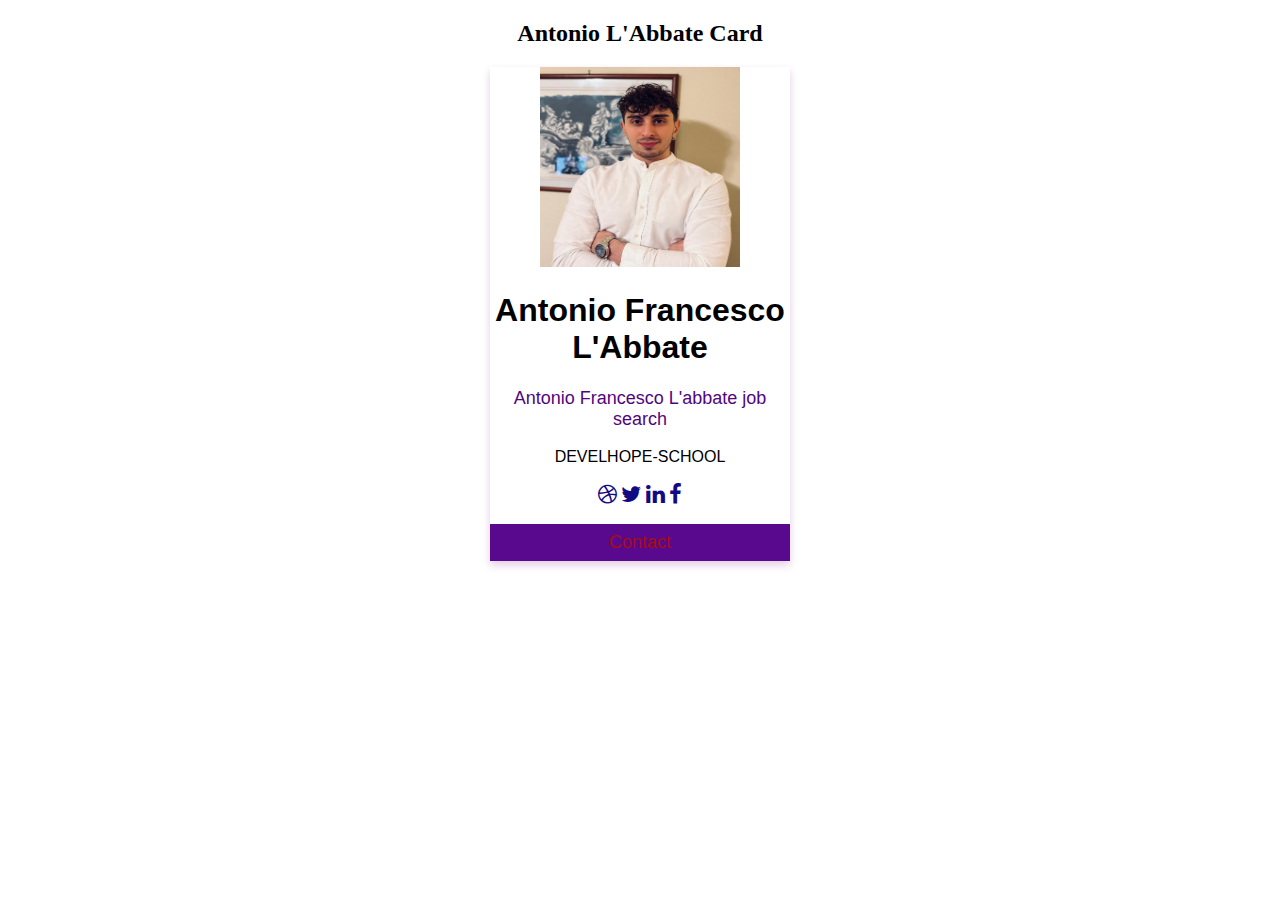
<file: 04 Card/index.html>
<!DOCTYPE html>
<html lang="en">
<head>
    <meta charset="UTF-8">
    <meta http-equiv="X-UA-Compatible" content="IE=edge">
    <meta name="viewport" content="width=device-width, initial-scale=1.0">
    <link rel="stylesheet" href="style.css">
    <title>Document</title>
</head>
<body>
    <link rel="stylesheet" href="https://cdnjs.cloudflare.com/ajax/libs/font-awesome/4.7.0/css/font-awesome.min.css">
    <h2 style="text-align:center">Antonio L'Abbate Card</h2>
<div class="card">
  <img src="Foto CV Anto Fra.jpeg" alt="John" width="200" height="200">
  <h1>Antonio Francesco L'Abbate</h1>
  <p class="title">Antonio Francesco L'abbate job search</p>
  <p>DEVELHOPE-SCHOOL</p>
  <a href="#"><i class="fa fa-dribbble"></i></a>
  <a href="#"><i class="fa fa-twitter"></i></a>
  <a href="#"><i class="fa fa-linkedin"></i></a>
  <a href="#"><i class="fa fa-facebook"></i></a>
  <p><button>Contact</button></p>
</div>
</body>
</html>
</file>
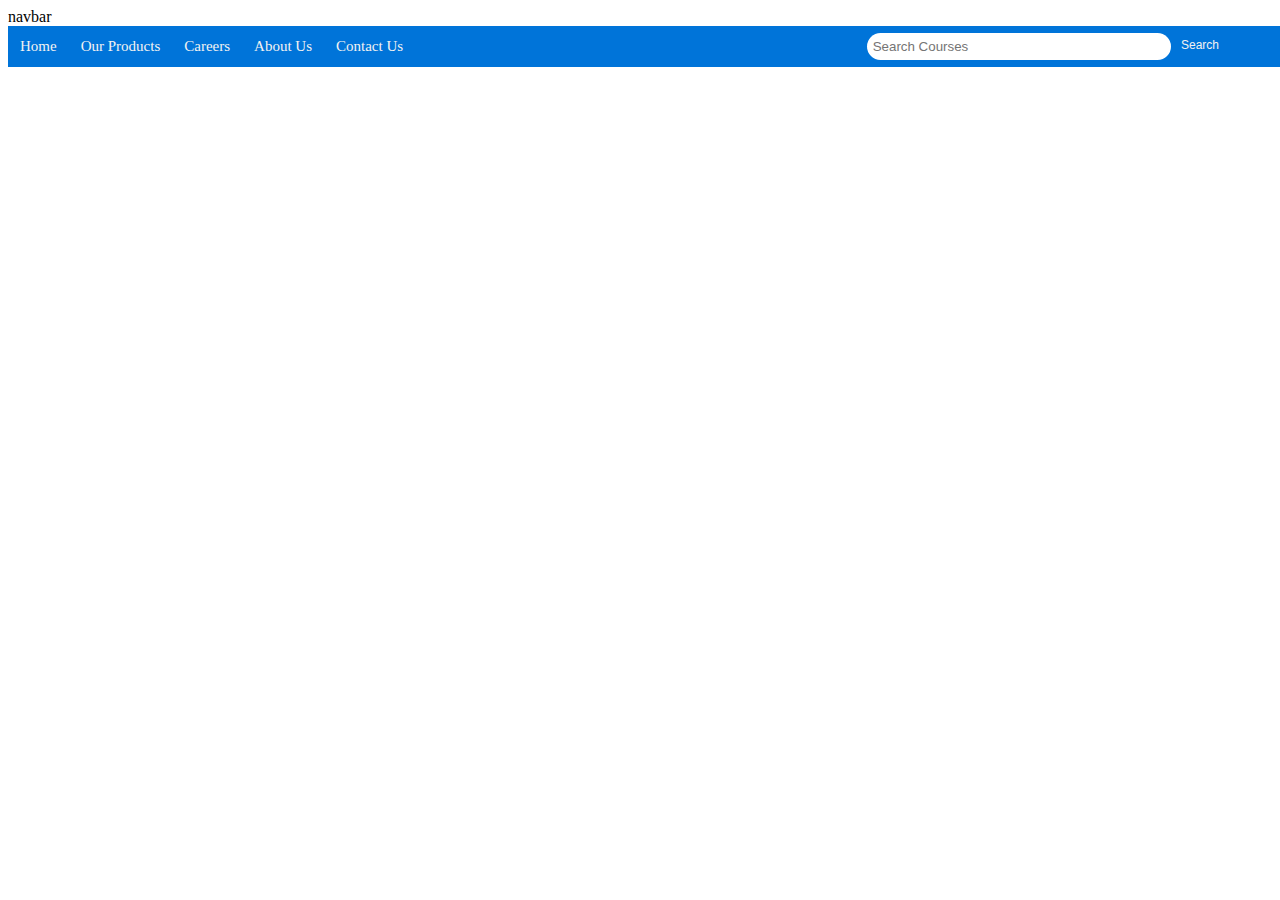
<file: 06 Nav/index.html>
<!DOCTYPE html>
<html lang="en">
<head>
    <meta charset="UTF-8">
    <meta http-equiv="X-UA-Compatible" content="IE=edge">
    <meta name="viewport" content="width=device-width, initial-scale=1.0">
    <title>Document</title>
    <link rel="stylesheet" href="style.css">
</head>
<body>
    <span>navbar</span>
    <div id="navlist">
        <a href="#">Home</a>
        <a href="#">Our Products</a>
        <a href="#">Careers</a>
        <a href="#">About Us</a>
        <a href="#">Contact Us</a>
         
        <!-- search bar right align -->
        <div class="search">
            <form action="#">
                <input type="text"
                    placeholder=" Search Courses"
                    name="search">
                <button>
                    <i class="fa fa-search"
                        style="font-size: 18px;">
                    </i>
                </button>
                <button type="button">Search</button>
                

            </form>
        </div>
    </div>
    <div class="hamburger">
        <div></div>
        <div></div>
        <div></div>

     </div>
</body>
</html>
</file>
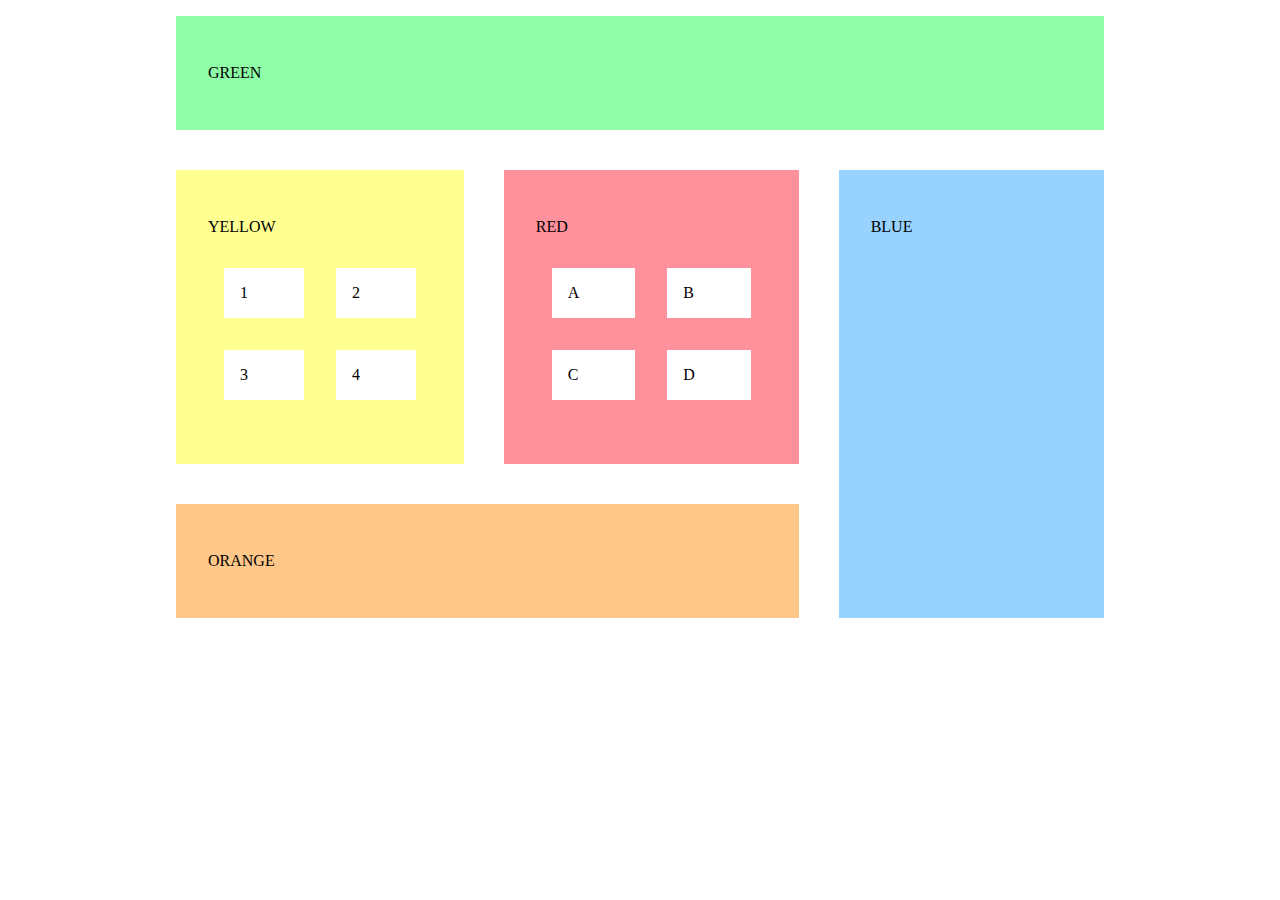
<file: Exercise-7/index.html>
<!DOCTYPE html>
<html lang="en">

<head>
  <meta charset="UTF-8">
  <meta http-equiv="X-UA-Compatible" content="IE=edge">
  <meta name="viewport" content="width=device-width, initial-scale=1.0">
  <title>Blocks</title>
  <link rel="stylesheet" href="start.css">
  <link rel="stylesheet" href="style.css">
</head>

<body>
  <div class="container">
  <section id="green" >
    <p>GREEN</p>
  </section>
  <section id="yellow" >
    <p>YELLOW</p>
    <ul>
      <li>1</li>
      <li>2</li>
      <li>3</li>
      <li>4</li>
    </ul>
  </section>
  <section id="orange" >
    <p>ORANGE</p>
  </section>
  <section id="red" >
    <p>RED</p>
    <ul>
      <li>A</li>
      <li>B</li>
      <li>C</li>
      <li>D</li>
    </ul>
  </section>
  <section id="blue" >
    <p>BLUE</p>
  </section>
</div>
</body>

</html>
</file>
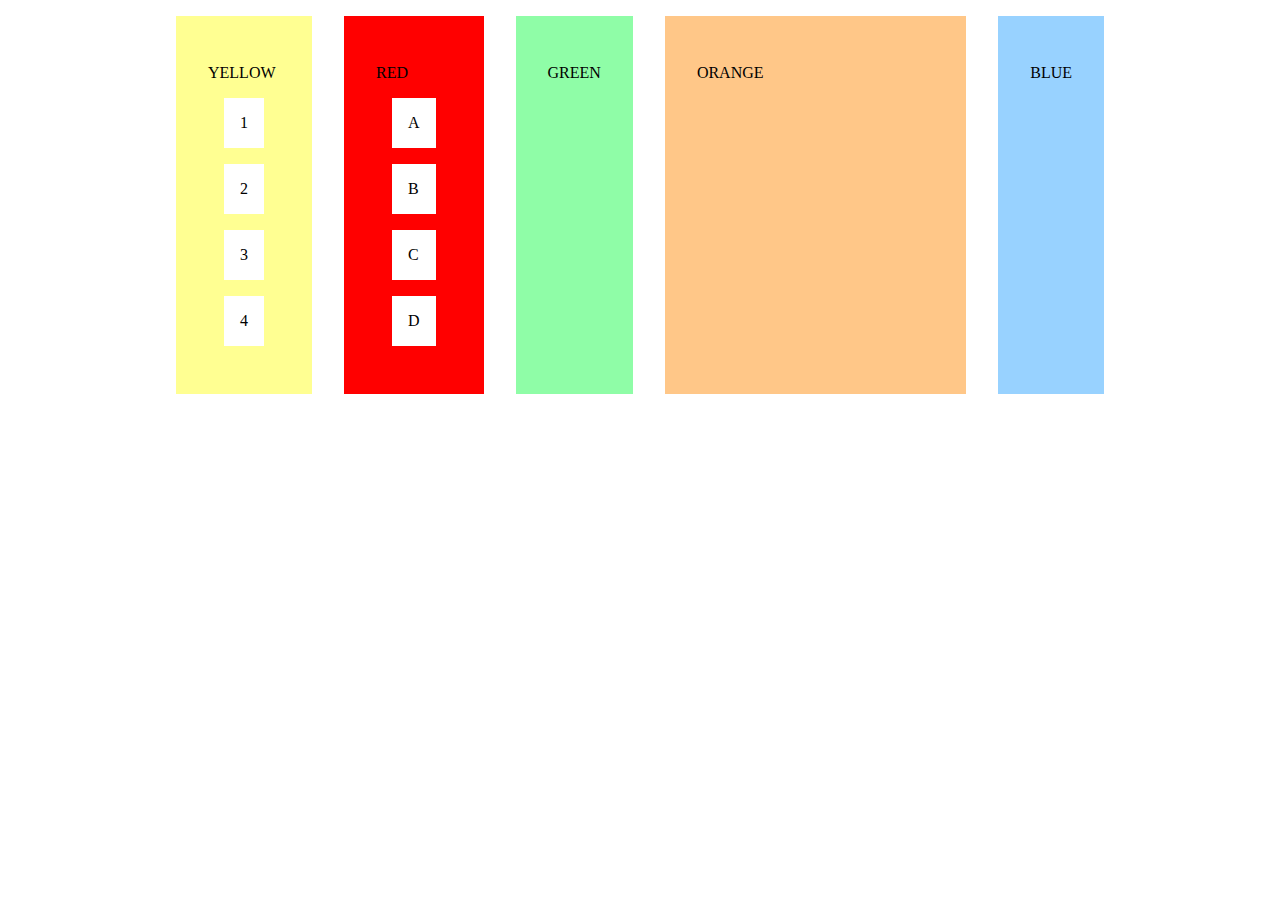
<file: Exercise-8/index.html>
<!DOCTYPE html>
<html lang="en">

<head>
  <meta charset="UTF-8">
  <meta http-equiv="X-UA-Compatible" content="IE=edge">
  <meta name="viewport" content="width=device-width, initial-scale=1.0">
  <title>Blocks</title>
  <link rel="stylesheet" href="start.css">
  <link rel="stylesheet" href="style.css">
</head>

<body>
  <section id="green">
    <p>GREEN</p>
  </section>
  <section id="yellow">
    <p>YELLOW</p>
    <ul>
      <li>1</li>
      <li>2</li>
      <li>3</li>
      <li>4</li>
    </ul>
  </section>
  <section id="orange">
    <p>ORANGE</p>
  </section>
  <section id="red">
    <p>RED</p>
    <ul>
      <li>A</li>
      <li>B</li>
      <li>C</li>
      <li>D</li>
    </ul>
  </section>
  <section id="blue">
    <p>BLUE</p>
  </section>
</body>

</html>
</file>
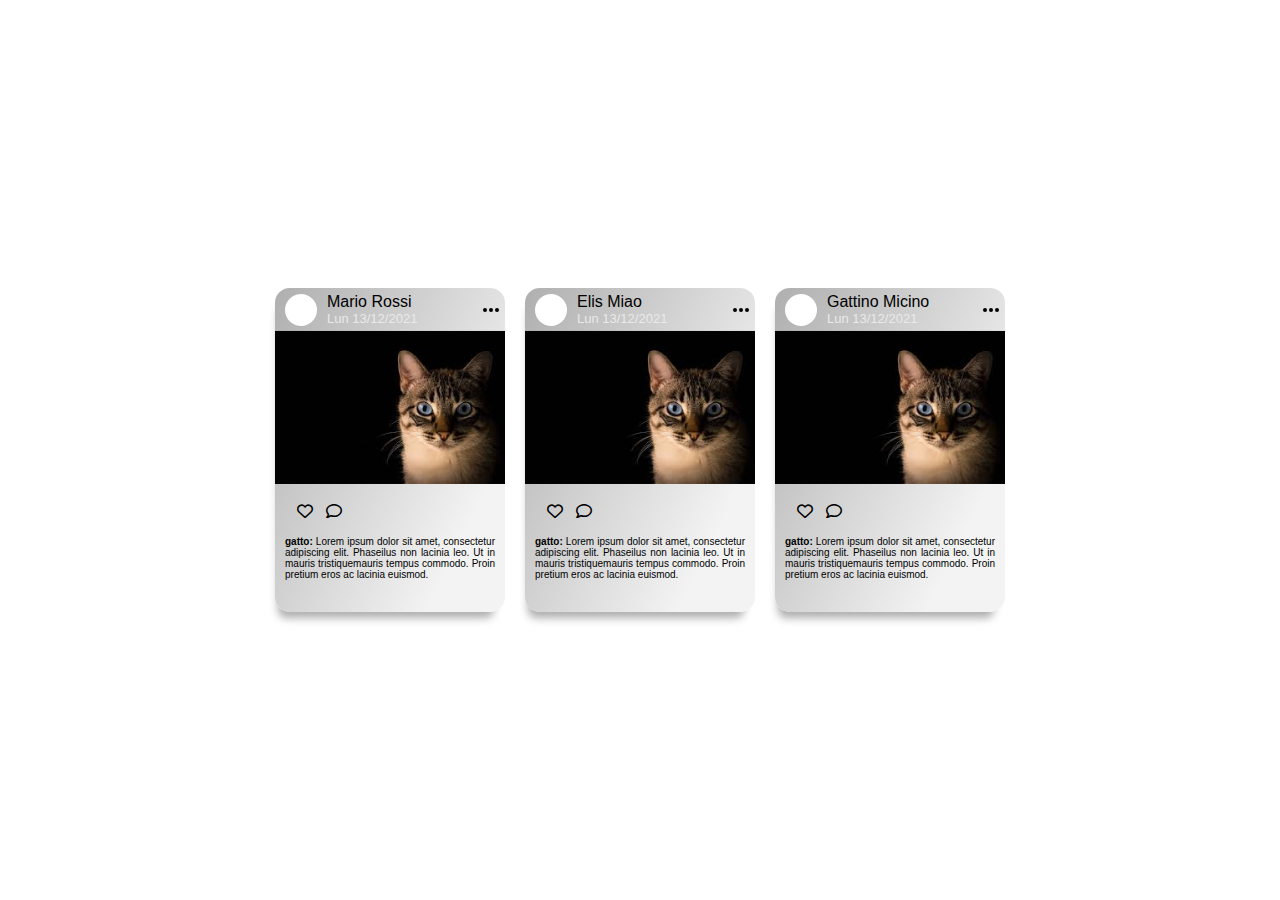
<file: Exercise-9/index.html>
<!DOCTYPE html>
<html lang="en">

<head>
    <meta charset="UTF-8">
    <meta http-equiv="X-UA-Compatible" content="IE=edge">
    <meta name="viewport" content="width=device-width, initial-scale=1.0">
    <title>Document</title>
    <link rel="stylesheet" href="style.css">
    <link rel="stylesheet" href="https://cdnjs.cloudflare.com/ajax/libs/font-awesome/6.3.0/css/all.min.css" />
</head>

<body>
    <div class="main">
        <section class="grid">
    <!--card 1-->
    
            <div class="card__container">
                <div class="card">
    
                    <div class="card__top">
                        <div class="user__image">
    
                        </div>
                        <div class="name__data">
                            <p class="username">Mario Rossi</p>
                            <p class="data">Lun 13/12/2021</p>
                        </div>
                        <div class="menù">
                            <div></div>
                            <div></div>
                            <div></div>
                        </div>
                    </div>
    
                    <div class="image">
                        <img src="gattoo..jpg" alt="Mario Rossi cat's">
                    </div>
    
                    <div class="card__bottom">
                        <div class="reactions__icons">
                            <div class="like"><i class="fa-regular fa-heart"></i> </div>
                            <div class="comment"> <i class="fa-regular fa-comment"></i></div>
                        </div>
                        <div class="caption">
                            <p><b>gatto:</b> Lorem ipsum dolor sit amet, consectetur
                            adipiscing elit. Phaseilus non lacinia leo. Ut in mauris tristiquemauris tempus commodo.
                        Proin pretium eros ac lacinia euismod.</p>
                        </div>
                    </div>
    
                </div>
            </div>
    <!--card 2-->
            <div class="card__container"> 
                <div class="card">
    
                    <div class="card__top">
                        <div class="user__image">
    
                        </div>
                        <div class="name__data">
                            <p class="username">Elis Miao</p>
                            <p class="data">Lun 13/12/2021</p>
                        </div>
                        <div class="menù">
                            <div></div>
                            <div></div>
                            <div></div>
                        </div>
                    </div>
    
                    <div class="image">
                        <img src="gattoo..jpg" alt="Mario Rossi cat's">
                    </div>
    
                    <div class="card__bottom">
                        <div class="reactions__icons">
                            <div class="like"><i class="fa-regular fa-heart"></i> </div>
                            <div class="comment"> <i class="fa-regular fa-comment"></i></div>
                        </div>
                        <div class="caption">
                            <p><b>gatto:</b> Lorem ipsum dolor sit amet, consectetur
                            adipiscing elit. Phaseilus non lacinia leo. Ut in mauris tristiquemauris tempus commodo.
                        Proin pretium eros ac lacinia euismod.</p>
                        </div>
                    </div>
    
                </div>
            </div>
    <!-- card 3-->
            <div class="card__container">
                <div class="card">
    
                    <div class="card__top">
                        <div class="user__image">
    
                        </div>
                        <div class="name__data">
                            <p class="username">Gattino Micino</p>
                            <p class="data">Lun 13/12/2021</p>
                        </div>
                        <div class="menù">
                            <div></div>
                            <div></div>
                            <div></div>
                        </div>
                    </div>
    
                    <div class="image">
                        <img src="gattoo..jpg" alt="Mario Rossi cat's">
                    </div>
    
                    <div class="card__bottom">
                        <div class="reactions__icons">
                            <div class="like"><i class="fa-regular fa-heart"></i> </div>
                            <div class="comment"> <i class="fa-regular fa-comment"></i></div>
                        </div>
                        <div class="caption">
                            <p><b>gatto:</b> Lorem ipsum dolor sit amet, consectetur
                            adipiscing elit. Phaseilus non lacinia leo. Ut in mauris tristiquemauris tempus commodo.
                        Proin pretium eros ac lacinia euismod.</p>
                        </div>
                    </div>
    
                </div>
            </div>
    
    </section>
    </div>

        
   
</body>

</html>
</file>
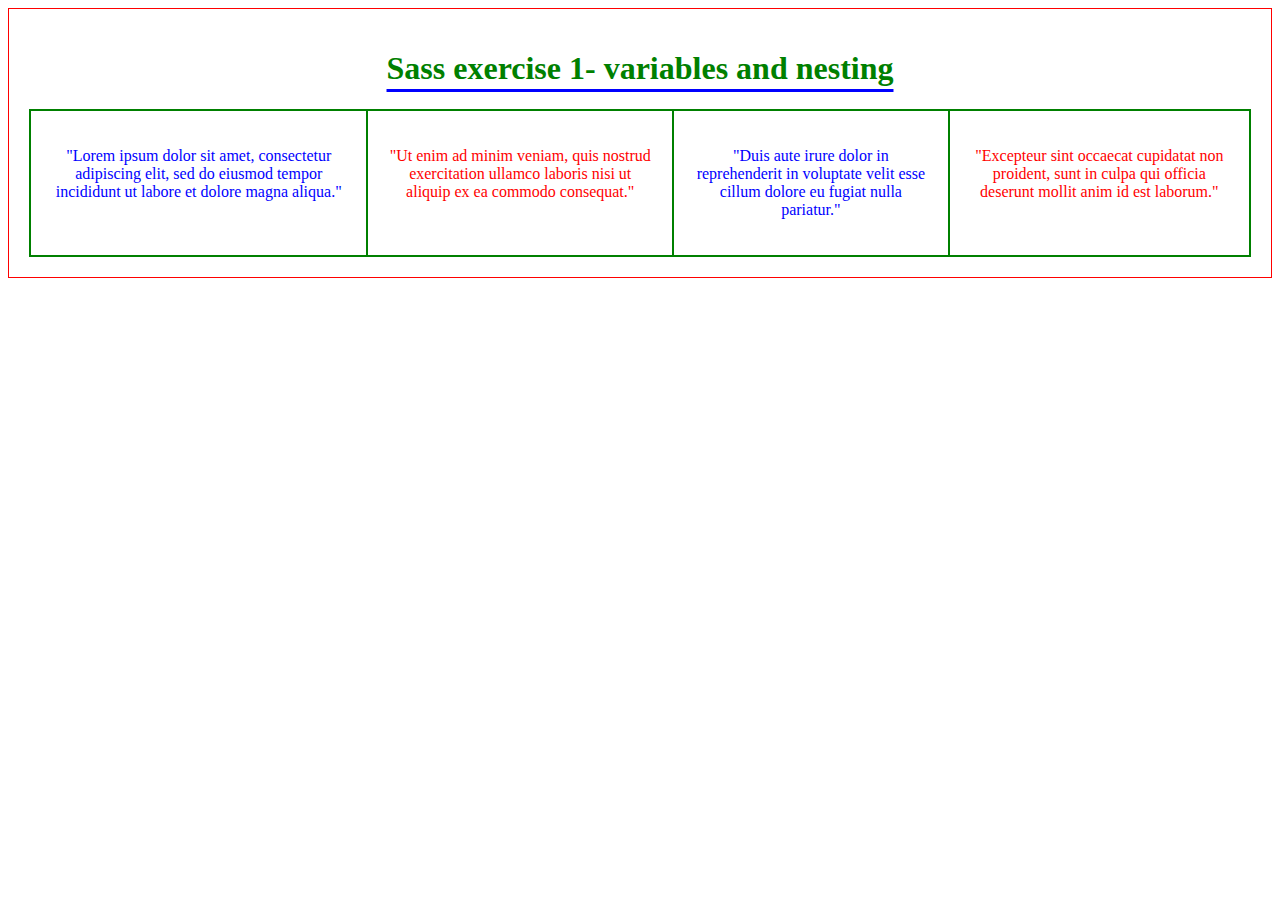
<file: sass_exercise_1-variables_nesting/index.html>
<!DOCTYPE html>
<html>
    <head>
        <title>Sass exercise 1- variables and nesting</title>
        <link rel="stylesheet" href="./style.css">
    </head>
    <body>
        <div class="exercise-container">
            <h1 class="exercise-title">Sass exercise 1- variables and nesting</h1>
            <section class="exercise">
                <article>
                    <p>"Lorem ipsum dolor sit amet, consectetur adipiscing elit, sed do eiusmod tempor incididunt ut labore et dolore magna aliqua."</p>
                </article>
                <article>
                    <p>"Ut enim ad minim veniam, quis nostrud exercitation ullamco laboris nisi ut aliquip ex ea commodo consequat."</p>
                </article> 
                <article>
                    <p>"Duis aute irure dolor in reprehenderit in voluptate velit esse cillum dolore eu fugiat nulla pariatur."</p>
                </article> 
                <article>
                    <p>"Excepteur sint occaecat cupidatat non proident, sunt in culpa qui officia deserunt mollit anim id est laborum."</p>
                </article>
            </section>
        </div>
    </body>
</html>
</file>
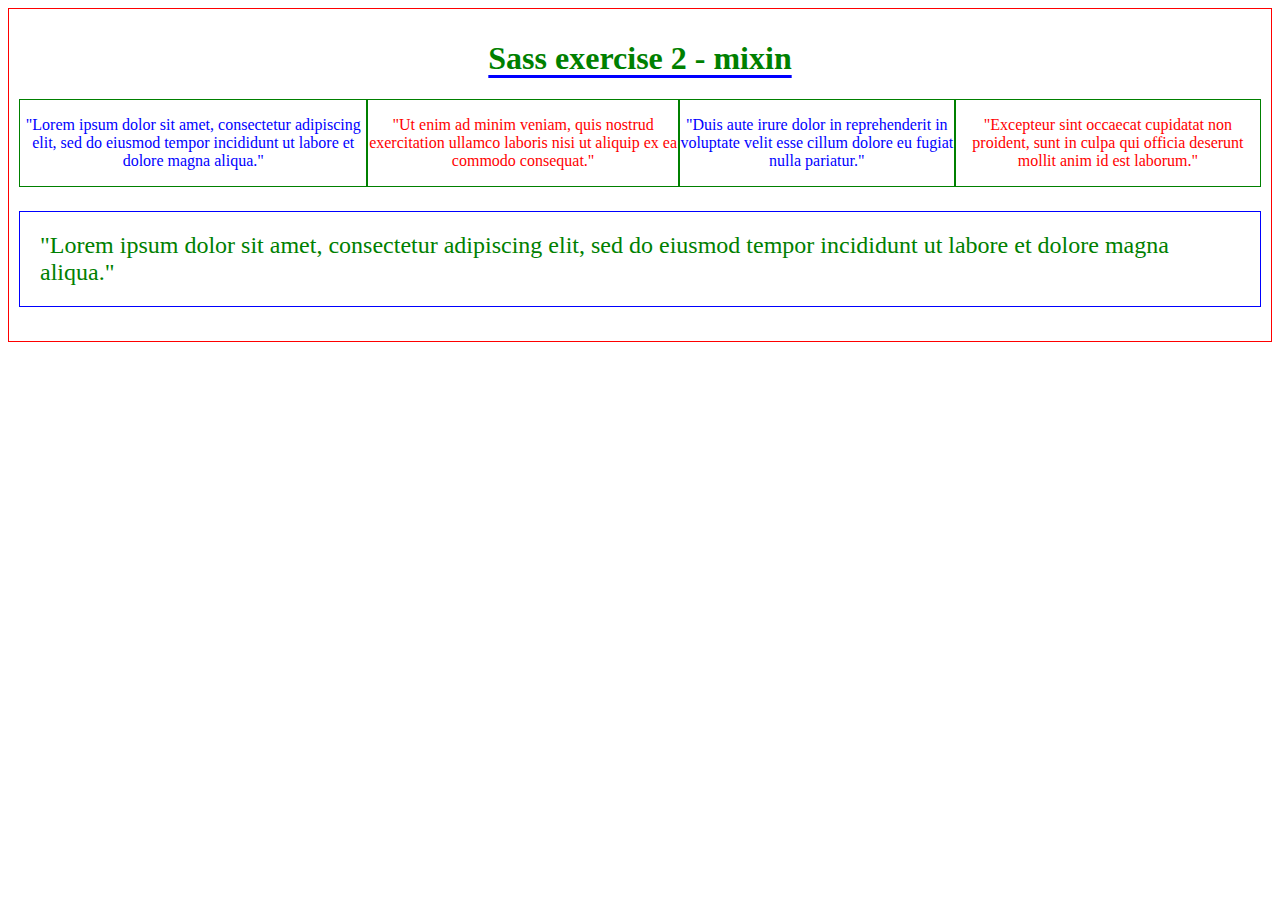
<file: sass_exercise_2-mixin/index.html>
<!DOCTYPE html>
<html>
    <head>
        <title>Sass exercise 2 - mixin</title>
        <link rel="stylesheet" href="./style.css">
    </head>
    <body>
        <div class="exercise-container">
            <h1 class="exercise-title">Sass exercise 2 - mixin</h1>
            <section class="exercise">
                <article>
                    <p>"Lorem ipsum dolor sit amet, consectetur adipiscing elit, sed do eiusmod tempor incididunt ut labore et dolore magna aliqua."</p>
                </article>
                <article>
                    <p>"Ut enim ad minim veniam, quis nostrud exercitation ullamco laboris nisi ut aliquip ex ea commodo consequat."</p>
                </article> 
                <article>
                    <p>"Duis aute irure dolor in reprehenderit in voluptate velit esse cillum dolore eu fugiat nulla pariatur."</p>
                </article> 
                <article>
                    <p>"Excepteur sint occaecat cupidatat non proident, sunt in culpa qui officia deserunt mollit anim id est laborum."</p>
                </article>
            </section>
            <section class="footer">
                <article>
                    <p>"Lorem ipsum dolor sit amet, consectetur adipiscing elit, sed do eiusmod tempor incididunt ut labore et dolore magna aliqua."</p>
                </article>
            </section>
        </div>
    </body>
</html>
</file>
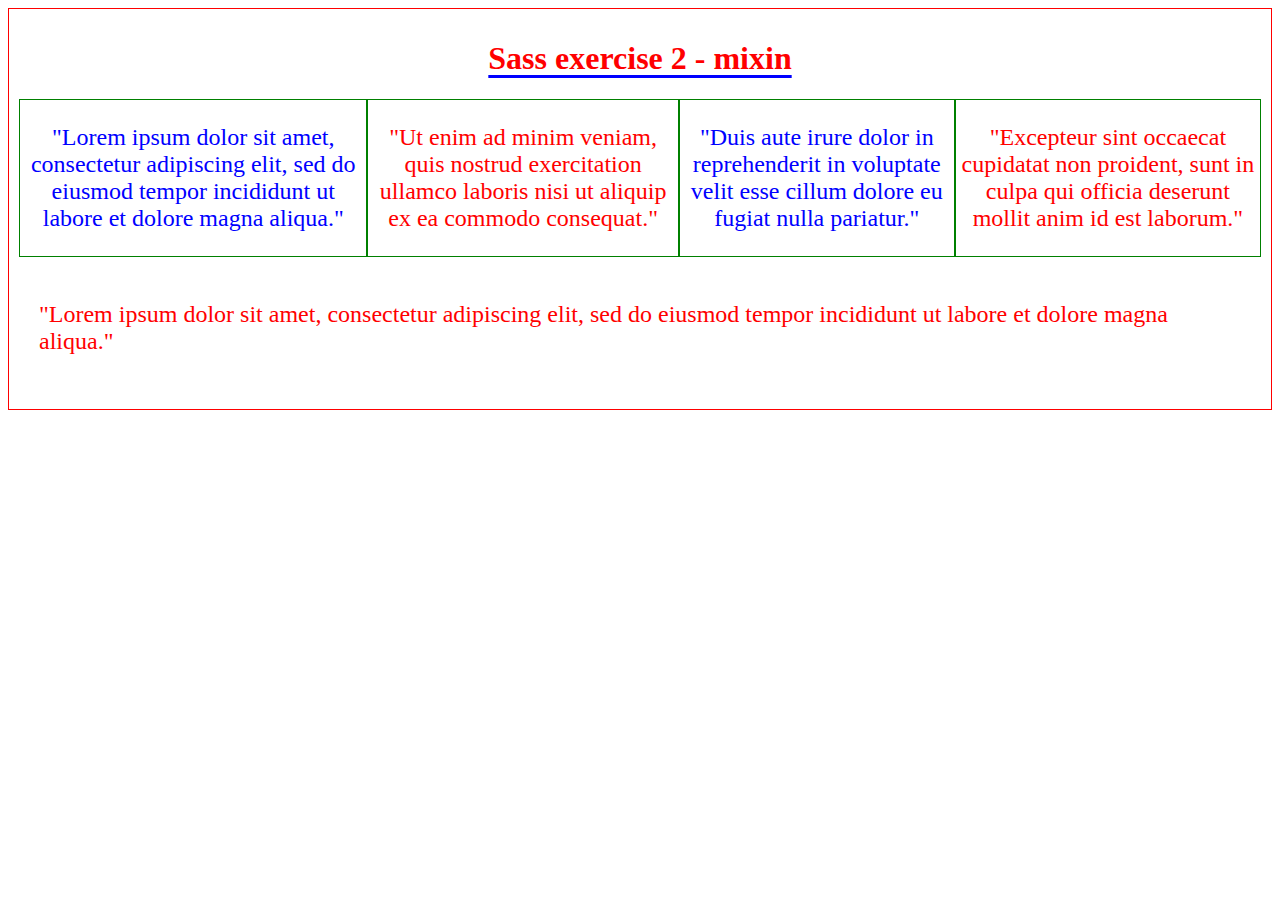
<file: sass_exercise_3-functions_modules/index.html>
<!DOCTYPE html>
<html>

<head>
    <title>Sass exercise 3 - functions and modules</title>
    <link rel="stylesheet" href="./style.css">
</head>

<body>
    <div class="exercise-container">
        <h1 class="exercise-title">Sass exercise 2 - mixin</h1>
        <section class="exercise">
            <article>
                <p>"Lorem ipsum dolor sit amet, consectetur adipiscing elit, sed do eiusmod tempor incididunt ut labore
                    et dolore magna aliqua."</p>
            </article>
            <article>
                <p>"Ut enim ad minim veniam, quis nostrud exercitation ullamco laboris nisi ut aliquip ex ea commodo
                    consequat."</p>
            </article>
            <article>
                <p>"Duis aute irure dolor in reprehenderit in voluptate velit esse cillum dolore eu fugiat nulla
                    pariatur."</p>
            </article>
            <article>
                <p>"Excepteur sint occaecat cupidatat non proident, sunt in culpa qui officia deserunt mollit anim id
                    est laborum."</p>
            </article>
        </section>
        <section class="footer">
            <article>
                <p>"Lorem ipsum dolor sit amet, consectetur adipiscing elit, sed do eiusmod tempor incididunt ut labore
                    et dolore magna aliqua."</p>
            </article>
        </section>
    </div>
</body>

</html>
</file>
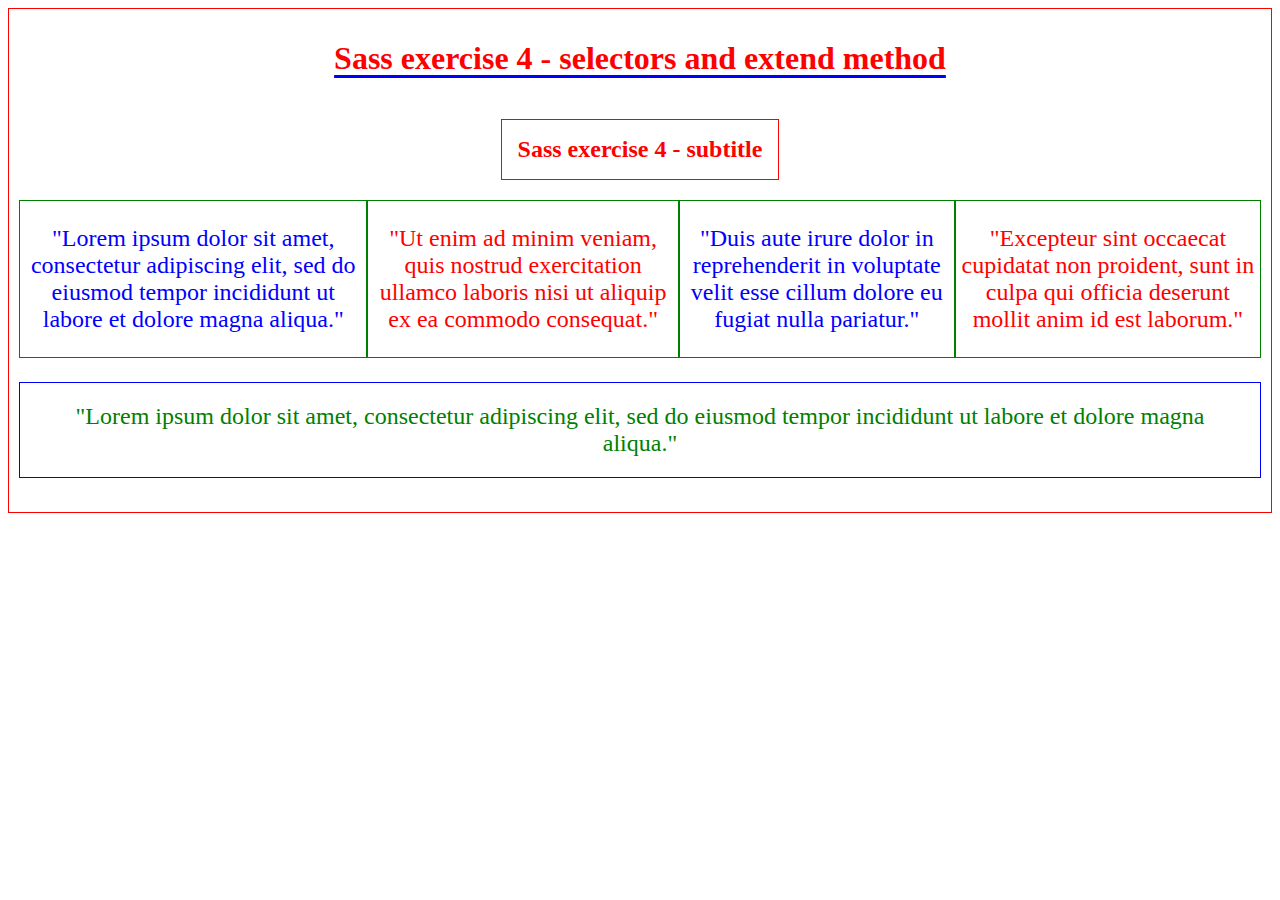
<file: sass_exercise_4-selectors_extend/index.html>
<!DOCTYPE html>
<html>
    <head>
        <title>Sass exercise 4 - selectors and extend method</title>
        <link rel="stylesheet" href="style.css">
    </head>
    <body>
        <div class="exercise-container">
            <div class="exercise-container-title">
                <h1>Sass exercise 4 - selectors and extend method</h1>
                <h2>Sass exercise 4 - subtitle</h2>
            </div>
            <section class="exercise">
                <article>
                    <p>"Lorem ipsum dolor sit amet, consectetur adipiscing elit, sed do eiusmod tempor incididunt ut labore et dolore magna aliqua."</p>
                </article>
                <article>
                    <p>"Ut enim ad minim veniam, quis nostrud exercitation ullamco laboris nisi ut aliquip ex ea commodo consequat."</p>
                </article> 
                <article>
                    <p>"Duis aute irure dolor in reprehenderit in voluptate velit esse cillum dolore eu fugiat nulla pariatur."</p>
                </article> 
                <article>
                    <p>"Excepteur sint occaecat cupidatat non proident, sunt in culpa qui officia deserunt mollit anim id est laborum."</p>
                </article>
            </section>
            <section class="exercise-footer">
                <article>
                    <p>"Lorem ipsum dolor sit amet, consectetur adipiscing elit, sed do eiusmod tempor incididunt ut labore et dolore magna aliqua."</p>
                </article>
            </section>
        </div>
    </body>

</html>
</file>
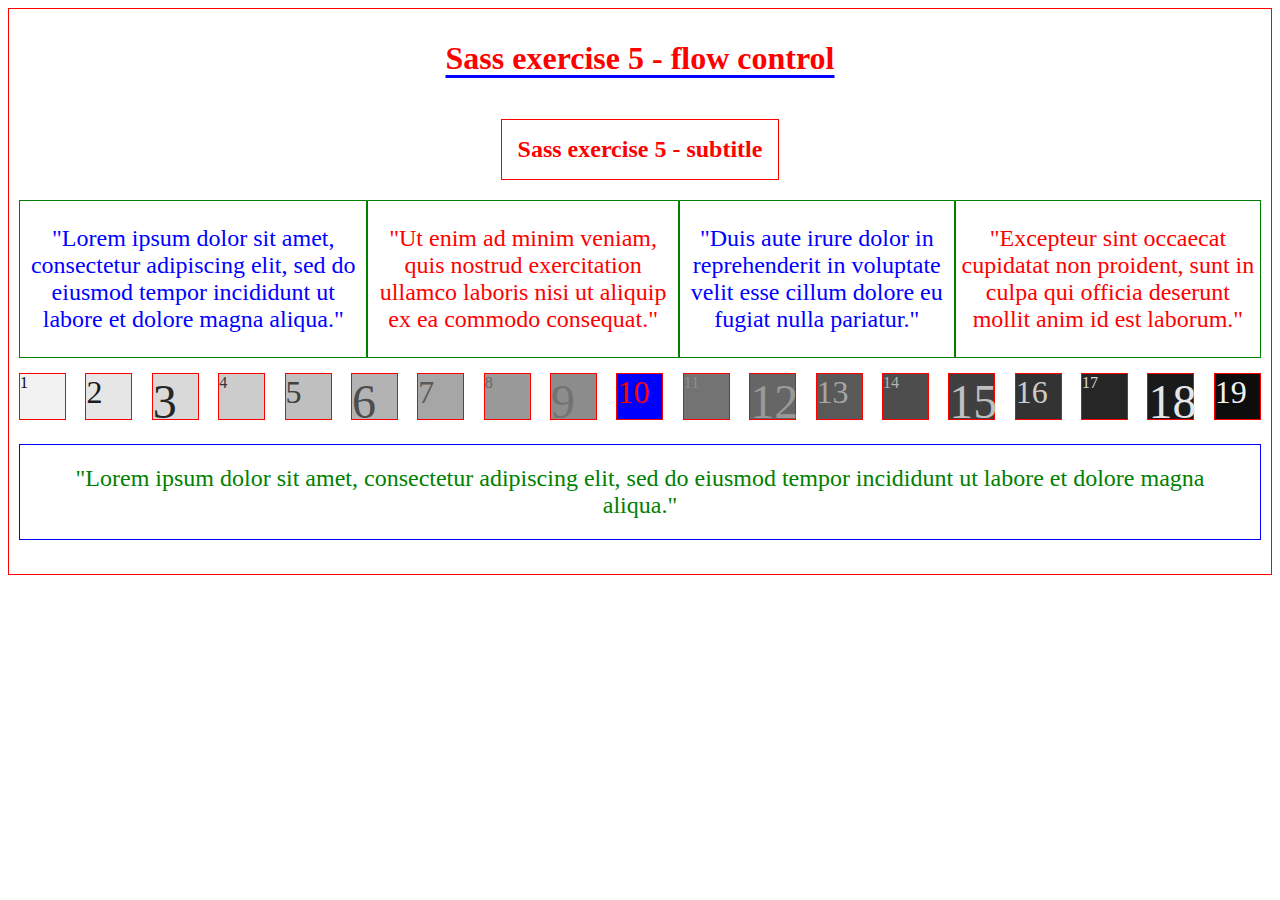
<file: sass_exercise_5-flow_control/index.html>
<!DOCTYPE html>
<html>

<head>
    <title>Sass exercise 5 - flow control</title>
    <link rel="stylesheet" href="style.css">
</head>
<body>
    <div class="exercise-container">
        <div class="exercise-container-title">
            <h1>Sass exercise 5 - flow control</h1>
            <h2>Sass exercise 5 - subtitle</h2>
        </div>
        <section class="exercise">
            <article>
                <p>"Lorem ipsum dolor sit amet, consectetur adipiscing elit, sed do eiusmod tempor incididunt ut labore
                    et dolore magna aliqua."</p>
            </article>
            <article>
                <p>"Ut enim ad minim veniam, quis nostrud exercitation ullamco laboris nisi ut aliquip ex ea commodo
                    consequat."</p>
            </article>
            <article>
                <p>"Duis aute irure dolor in reprehenderit in voluptate velit esse cillum dolore eu fugiat nulla
                    pariatur."</p>
            </article>
            <article>
                <p>"Excepteur sint occaecat cupidatat non proident, sunt in culpa qui officia deserunt mollit anim id
                    est laborum."</p>
            </article>
        </section>
        <section class="boxes">
            <div class="fs-1rem ">1</div>
            <div class="fs-2rem ">2</div>
            <div class="fs-3rem ">3</div>
            <div class="fs-1rem">4</div>
            <div class="fs-2rem">5</div>
            <div class="fs-3rem">6</div>
            <div class="fs-2rem">7</div>
            <div class="fs-1rem">8</div>
            <div class="fs-3rem">9</div>
            <div class="fs-2rem ">10</div>
            <div class="fs-1rem ">11</div>
            <div class="fs-3rem ">12</div>
            <div class="fs-2rem ">13</div>
            <div class="fs-1rem ">14</div>
            <div class="fs-3rem ">15</div>
            <div class="fs-2rem ">16</div>
            <div class="fs-1rem ">17</div>
            <div class="fs-3rem ">18</div>
            <div class="fs-2rem ">19</div>
        </section>
        <section class="exercise-footer">
            <article>
                <p>"Lorem ipsum dolor sit amet, consectetur adipiscing elit, sed do eiusmod tempor incididunt ut labore
                    et dolore magna aliqua."</p>
            </article>
        </section>
    </div>
</body>

</html>
</file>
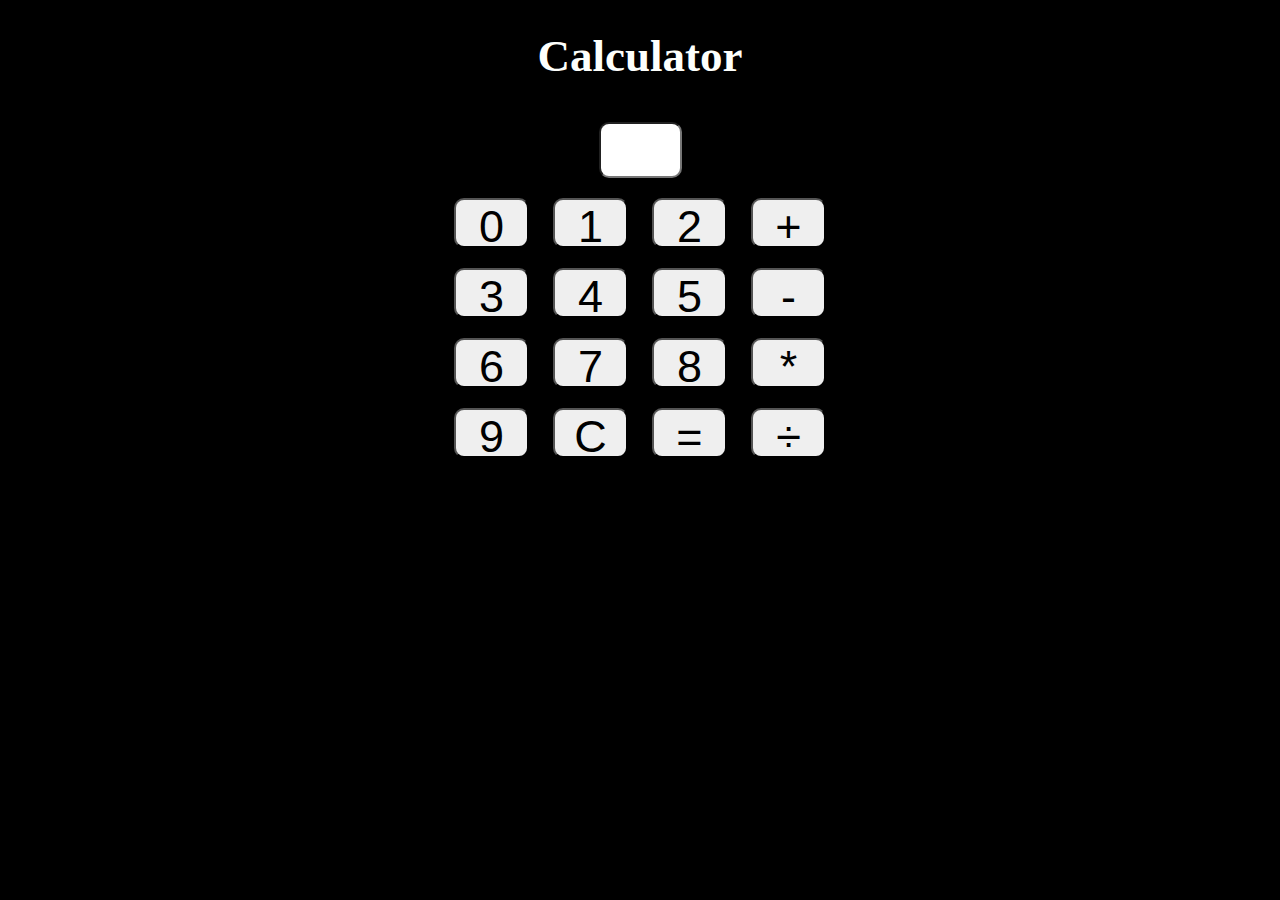
<file: 03 Grid/start/index.html>
<!DOCTYPE html>
<html lang="en">
<head>
    <meta charset="UTF-8">
    <meta http-equiv="X-UA-Compatible" content="IE=edge">
    <meta name="viewport" content="width=device-width, initial-scale=1.0">
    <link rel="stylesheet" href="style.css">
    <title>Calculator</title>
</head>
<body>
    <h1>Calculator</h1>
    <form action="" name="calc">
        <input type="text" name="display"> <br>
        <input class="btn" type="button" value="0">
        <input class="btn" type="button" value="1">
        <input class="btn" type="button" value="2">
        <input class="btn" type="button" value="+"> <br>
        <input class="btn" type="button" value="3">
        <input class="btn" type="button" value="4">
        <input class="btn" type="button" value="5">
        <input class="btn" type="button" value="-"> <br>
        <input class="btn" type="button" value="6">
        <input class="btn" type="button" value="7">
        <input class="btn" type="button" value="8">
        <input class="btn" type="button" value="*"><br>
        <input class="btn" type="button" value="9">
        <input class="btn" type="button" value="C">
        <input class="btn" type="button" value="=">
        <input class="btn" type="button" value="&#247;">
    </form>
   
</body>
</html>
</file>
<file: 04 Card/style.css>
.card {
    box-shadow: 0 4px 8px 0 rgba(112, 8, 116, 0.2);
    max-width: 300px;
    margin: auto;
    text-align: center;
    font-family: arial;
  }
  
  .title {
    color: rgb(82, 6, 126);
    font-size: 18px;
  }
  
  button {
    border: none;
    outline: 0;
    display: inline-block;
    padding: 8px;
    color: rgb(165, 14, 14);
    background-color: #58098d;
    text-align: center;
    cursor: pointer;
    width: 100%;
    font-size: 18px;
  }
  
  a {
    text-decoration: none;
    font-size: 22px;
    color: rgb(18, 10, 131);
  }
  
  button:hover, a:hover {
    opacity: 0.7;
  }
</file>
<file: 06 Nav/style.css>
/* styling navlist */
#navlist {
    background-color: #0074D9;
    position: absolute;
    width: 100%;
}
     
/* styling navlist anchor element */
#navlist a {
    float:left;
    display: block;
    color: #f2f2f2;
    text-align: center;
    padding: 12px;
    text-decoration: none;
    font-size: 15px;
}
 
.navlist-right{
    float:right;
}

/* hover effect of navlist anchor element */
#navlist a:hover {
    background-color: #ddd;
    color: black;
}
     
/* styling search bar */
.search input[type=text]{
    width:300px;
    height:25px;
    border-radius:25px;
    border: none;
}
     
.search{
    float:right;
    margin:7px;
}
.search button:hover{
    background-color:green;
}

.search button{
    background-color: #0074D9;
    color: #f2f2f2;
    float: right;
    padding: 5px 10px;
    margin-right: 16px;
    font-size: 12px;
    border: none;
    cursor: pointer;
}
@media only screen and (max-width: 768px) {
   #navlist{
display:none;
   }
   .hamburger div{
    width: 30px;
    height: 4px;
    background-color: rgb(7, 13, 15);
    margin-top: 4px;

   }

   
    
    }
</file>
<file: Exercise-7/start.css>
.container{
    display: grid;
    gap: 0.5rem;
    grid-template-areas:
    "green1 green1 green1 green1"
    "yellow1 red1 blue1 blue1"
    "orange1 orange1 blue1 blue1"
   

}
</file>
<file: Exercise-7/style.css>
body {
  width: 60em;
  margin: 0 auto;
}

section {
  padding: 2em;
  margin: 1em;

}

#green {
  background-color: #8ffda7;
  grid-area: green1;

  
  
}

#orange {
  background-color: #ffc788;
  grid-area: orange1;
  
}

#yellow {
  background-color: #ffff92;
  grid-area: yellow1;
  
}

#red {
  background-color: #ff919c;
  grid-area: red1;
   }

#blue {
  background-color: #98d2ff;
  grid-area: blue1;
}

ul {
  padding: 0;
}

li {
  background-color: white;
  padding: 1em;
  display: block;
  margin: 1em;
}
#red ul{
  display: grid;
  grid-template-areas: 
  "li li"
  "li li"
}
#yellow ul{
  display: grid;
  grid-template-areas: 
  "li li"
  "li li"
}
</file>
<file: Exercise-8/start.css>
body{
display: flex;
}
#yellow{order: 1;}
#red{order: 2;}
#green{order: 3;}
#orange{
    order: 4;
  display: flex;
flex-grow: 2;
}
#blue{order: 5;}
</file>
<file: Exercise-8/style.css>
body {
  width: 60em;
  margin: 0 auto;
}

section {
  padding: 2em;
  margin: 1em;
}

#green {
  background-color: #8ffda7;
 

  
}

#orange {
  background-color: #ffc788;
  
  
}

#yellow {
  background-color: #ffff92;

  
}

#red {
  background-color: red;
  
}

#blue {
  background-color: #98d2ff;
  
}

ul {
  padding: 0;
}

li {
  background-color: white;
  padding: 1em;
  display: block;
  margin: 1em;
}
</file>
<file: Exercise-9/style.css>
*{
    margin:0px;
    padding:0px;
    box-sizing: border-box;
    font-family:Arial, Helvetica, sans-serif;
}


.grid{
    display: flex;
    position:absolute;
    top:50%;
    left:50%;
    transform: translate(-50%,-50%);
    
    align-items: center;
    
}

.card__container{
    padding: 10px;
    width: 250px;
}
.card{
    border:none;
    width: 100%;
    height: 100%;
    border-radius: 15px;
    background: #afafaf;
    background: linear-gradient(334deg,#afafaf 0%, #f3f3f3 80%);
    background: -webkit-linear-gradient(334deg,#afafaf 0%, #f3f3f3 80%);
    background: -moz-linear-gradient(334deg,#afafaf 0%, #f3f3f3 80%);
    box-shadow: -4px 13px 8px -7px rgba(0,0,0,0.32);
    -webkit-box-shadow: -4px 13px 8px -7px rgba(0,0,0,0.32);
    -moz-box-shadow: -4px 13px 8px -7px rgba(0,0,0,0.32);
    
}

.card__top{
    display: flex;
    align-items: center;
    position: relative;
    margin: 0px 5px
}

.image > img{
    width: 100%;
}

.user__image{
    width:2rem;
    height: 2rem;
    border-radius: 50%;
    background-color: white;
    margin: 0 5px
    
}

.name__data{
   padding: 5px;

}
.data{
    color:rgb(235, 233, 233);
    font-size: small;
}

.menù{
    display: flex;
    right: 0;
    width: 8%;
    position: absolute;
    
    justify-content: space-around;
}

.menù > div{
    background-color: black;
    height: calc(1rem/4);
    width: calc(1rem/4);
    border-radius: 50%;
}


.reactions__icons{
    margin: calc(1rem/2) 1rem;
    width: 25%;
    height: 2rem;
    display: flex;
    align-items: center;
    justify-content: space-around;
}

.caption{
    padding-bottom: 2rem;
    margin: 0 10px;
    text-align:justify;
}

.caption > p {
    font-size: 10px;
}

@media (min-width: 375px) and (max-width:768px) {
    .grid {
        display: grid;
        grid-template-columns: repeat(2, 1fr);
        
    }
}


@media screen and (max-width:375px) {
    .grid{
       display: grid;
       padding-top: 40rem;

    }
}
</file>
<file: sass_exercise_1-variables_nesting/style.css>
.exercise-container {
    border: 1px solid red;
    padding: 20px; }
  
  .exercise, .exercise article {
    display: flex;
    border: 1px solid green; }
  
  .exercise-title {
    text-align: center;
    color: green;
    text-decoration: underline;
    text-decoration-color: blue;
    text-underline-offset: 10px; }
  
  .exercise article {
    padding: 20px;
    text-align: center; }
  
  .exercise:nth-child(odd), .exercise article:nth-child(odd) {
    color: blue; }
  
  .exercise:nth-child(even), .exercise article:nth-child(even) {
    color: red; }

     /*# sourceMappingURL=style.css.map */
</file>
<file: sass_exercise_2-mixin/style.css>
.exercise {
    display: flex; }
  
  .exercise-title {
    text-align: center; }
  
  .exercise article:nth-child(even) {
    color: red;
    font-size: 1rem;
    border: 1px solid green;
    text-align: center; }
  
  .exercise article:nth-child(odd) {
    color: blue;
    font-size: 1rem;
    border: 1px solid green;
    text-align: center; }
  
  .exercise-title {
    color: green;
    text-decoration: underline;
    text-decoration-color: blue;
    text-underline-offset: 6px; }
  
  .exercise-container {
    border: 1px solid red;
    padding: 10px; }
  
  .footer article p {
    color: green;
    font-size: 24px;
    border: 1px solid blue;
    padding: 20px; }
  
  /*# sourceMappingURL=style.css.map */
</file>
<file: sass_exercise_3-functions_modules/style.css>
.exercise {
    display: flex;
  }
  
  .exercise-title {
    text-align: center;
  }
  
  .exercise article:nth-child(even) {
    color: red;
    border: 0.0625rem solid green;
    font-size: 1.5rem;
    text-align: center;
  }
  
  .exercise article:nth-child(odd) {
    color: blue;
    border: 0.0625rem solid green;
    font-size: 1.5rem;
    text-align: center;
  }
  
  .exercise-title {
    color: red;
    text-decoration: underline;
    text-decoration-color: blue;
    text-underline-offset: 0.375rem;
  }
  
  .exercise-container {
    border: 1px solid red;
    padding: 0.625rem;
  }
  
  .footer article p {
    color: red;
    border: 1px blue;
    padding: 1.25rem;
    font-size: 1.5rem;
  }
  
  /*# sourceMappingURL=style.css.map */
</file>
<file: sass_exercise_4-selectors_extend/style.css>
.exercise-container {
    border: 1px solid red;
    padding: 0.625rem;
  }
  .exercise-container-title {
    display: flex;
    flex-direction: column;
    align-items: center;
  }
  
  .exercise {
    display: flex;
  }
  .exercise-footer p {
    color: green;
    border: 0.0625rem solid blue;
    padding: 1.25rem;
    font-size: 1.5rem;
    text-align: center;
  }
  
  h1, h2 {
    color: red;
    text-decoration: underline;
    text-decoration-color: blue;
    text-underline-offset: 0.375rem;
  }
  
  h2 {
    padding: 1rem;
    border: 1px solid red;
    display: inline-block;
    text-decoration: none;
  }
  
  .exercise article:nth-child(even) {
    color: red;
    border: 0.0625rem solid green;
    font-size: 1.5rem;
    text-align: center;
  }
  
  .exercise article:nth-child(odd) {
    color: blue;
    border: 0.0625rem solid green;
    font-size: 1.5rem;
    text-align: center;
  }
  
  /*# sourceMappingURL=style.css.map */
</file>
<file: sass_exercise_5-flow_control/style.css>
.exercise-container {
    border: 1px solid red;
    padding: 0.625rem;
  }
  .exercise-container-title {
    display: flex;
    flex-direction: column;
    align-items: center;
  }
  
  .exercise {
    display: flex;
  }
  .exercise-footer p {
    color: green;
    border: 0.0625rem solid blue;
    padding: 1.25rem;
    font-size: 1.5rem;
    text-align: center;
  }
  
  h1, h2 {
    color: red;
    text-decoration: underline;
    text-decoration-color: blue;
    text-underline-offset: 0.375rem;
  }
  
  h2 {
    padding: 1rem;
    border: 1px solid red;
    display: inline-block;
    text-decoration: none;
  }
  
  .exercise article:nth-child(even) {
    color: red;
    border: 0.0625rem solid green;
    font-size: 1.5rem;
    text-align: center;
  }
  
  .exercise article:nth-child(odd) {
    color: blue;
    border: 0.0625rem solid green;
    font-size: 1.5rem;
    text-align: center;
  }
  
  .boxes {
    display: flex;
    justify-content: space-between;
    margin-top: 0.9375rem;
  }
  
  .boxes div:nth-child(1) {
    width: 2.8125rem;
    height: 2.8125rem;
    border: 1px solid red;
    background-color: #f2f2f2;
    color: #0d0d0d;
  }
  
  .boxes div:nth-child(2) {
    width: 2.8125rem;
    height: 2.8125rem;
    border: 1px solid red;
    background-color: #e6e6e6;
    color: #1a1a1a;
  }
  
  .boxes div:nth-child(3) {
    width: 2.8125rem;
    height: 2.8125rem;
    border: 1px solid red;
    background-color: #d9d9d9;
    color: #262626;
  }
  
  .boxes div:nth-child(4) {
    width: 2.8125rem;
    height: 2.8125rem;
    border: 1px solid red;
    background-color: #cccccc;
    color: #333333;
  }
  
  .boxes div:nth-child(5) {
    width: 2.8125rem;
    height: 2.8125rem;
    border: 1px solid red;
    background-color: #bfbfbf;
    color: #404040;
  }
  
  .boxes div:nth-child(6) {
    width: 2.8125rem;
    height: 2.8125rem;
    border: 1px solid red;
    background-color: #b3b3b3;
    color: #4d4d4d;
  }
  
  .boxes div:nth-child(7) {
    width: 2.8125rem;
    height: 2.8125rem;
    border: 1px solid red;
    background-color: #a6a6a6;
    color: #595959;
  }
  
  .boxes div:nth-child(8) {
    width: 2.8125rem;
    height: 2.8125rem;
    border: 1px solid red;
    background-color: #999999;
    color: #666666;
  }
  
  .boxes div:nth-child(9) {
    width: 2.8125rem;
    height: 2.8125rem;
    border: 1px solid red;
    background-color: #8c8c8c;
    color: #737373;
  }
  
  .boxes div:nth-child(10) {
    width: 2.8125rem;
    height: 2.8125rem;
    border: 1px solid red;
    background-color: gray;
    color: gray;
  }
  
  .boxes div:nth-child(10) {
    color: red;
    background-color: blue;
  }
  
  .boxes div:nth-child(11) {
    width: 2.8125rem;
    height: 2.8125rem;
    border: 1px solid red;
    background-color: #737373;
    color: #8c8c8c;
  }
  
  .boxes div:nth-child(12) {
    width: 2.8125rem;
    height: 2.8125rem;
    border: 1px solid red;
    background-color: #666666;
    color: #999999;
  }
  
  .boxes div:nth-child(13) {
    width: 2.8125rem;
    height: 2.8125rem;
    border: 1px solid red;
    background-color: #595959;
    color: #a6a6a6;
  }
  
  .boxes div:nth-child(14) {
    width: 2.8125rem;
    height: 2.8125rem;
    border: 1px solid red;
    background-color: #4d4d4d;
    color: #b3b3b3;
  }
  
  .boxes div:nth-child(15) {
    width: 2.8125rem;
    height: 2.8125rem;
    border: 1px solid red;
    background-color: #404040;
    color: #bfbfbf;
  }
  
  .boxes div:nth-child(16) {
    width: 2.8125rem;
    height: 2.8125rem;
    border: 1px solid red;
    background-color: #333333;
    color: #cccccc;
  }
  
  .boxes div:nth-child(17) {
    width: 2.8125rem;
    height: 2.8125rem;
    border: 1px solid red;
    background-color: #262626;
    color: #d9d9d9;
  }
  
  .boxes div:nth-child(18) {
    width: 2.8125rem;
    height: 2.8125rem;
    border: 1px solid red;
    background-color: #1a1a1a;
    color: #e6e6e6;
  }
  
  .boxes div:nth-child(19) {
    width: 2.8125rem;
    height: 2.8125rem;
    border: 1px solid red;
    background-color: #0d0d0d;
    color: #f2f2f2;
  }
  
  .fs-1rem {
    font-size: 1rem;
  }
  
  .fs-2rem {
    font-size: 2rem;
  }
  
  .fs-3rem {
    font-size: 3rem;
  }
  
  /*# sourceMappingURL=style.css.map */
</file>
<file: 03 Grid/start/style.css>
body{
    margin: 0px;
    padding: 0px;
    background-color: black;
    color: #fdfffc;
    text-align: center;
}
h1{
    font-size: 45px;
}
input{
    width: 75px;
    height: 50px;
    font-size: 45px;
    border-radius: 10px;
    margin: 10px;
    
}
</file>
